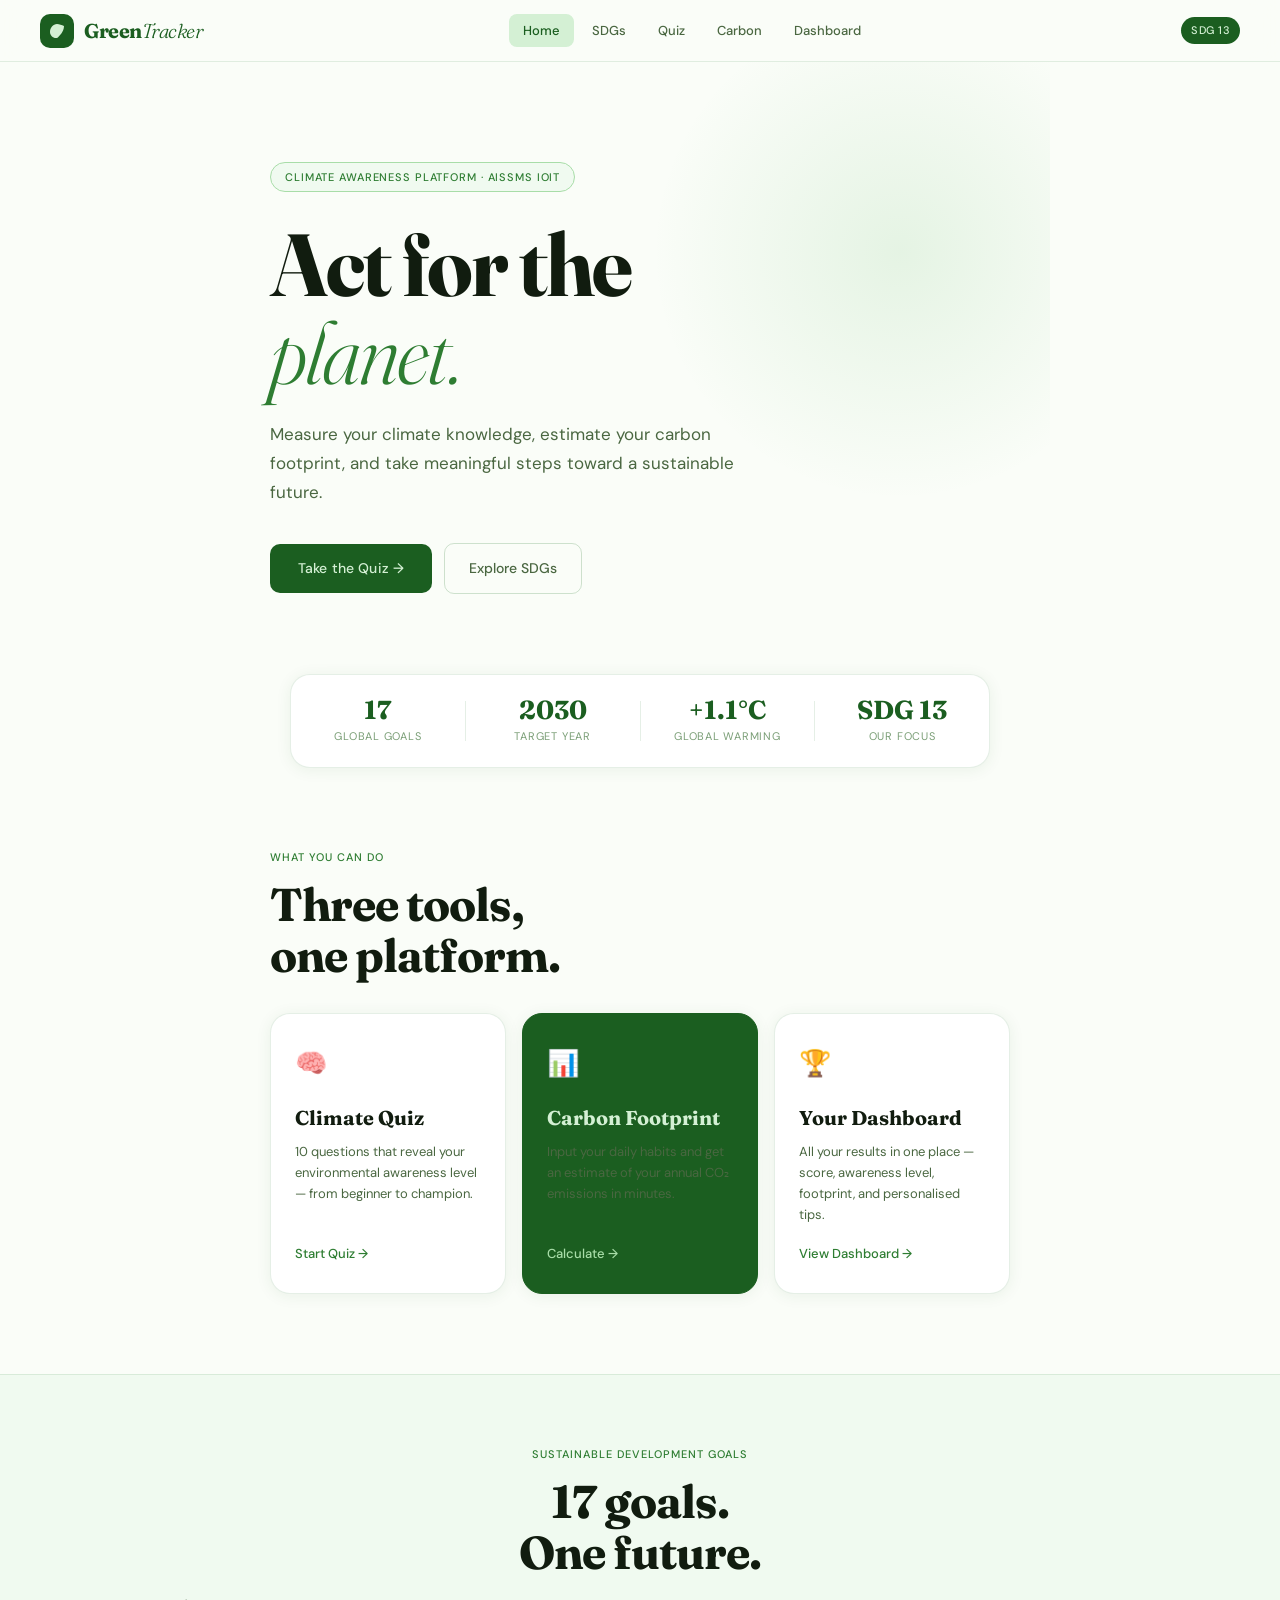
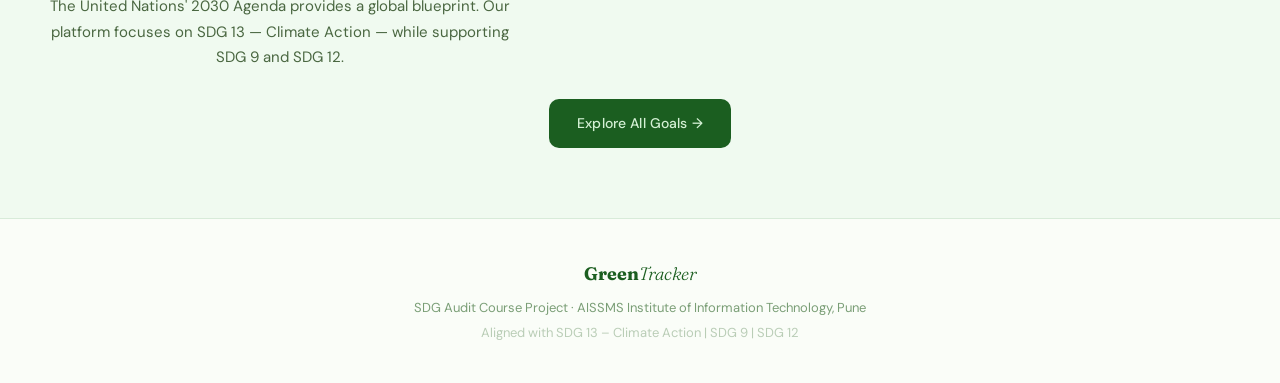
<file: index.html>
<!DOCTYPE html>
<html lang="en">
<head>
  <meta charset="UTF-8" />
  <meta name="viewport" content="width=device-width, initial-scale=1.0" />
  <title>Green Tracker — Climate Awareness Platform</title>
  <link rel="preconnect" href="https://fonts.googleapis.com">
  <link rel="preconnect" href="https://fonts.gstatic.com" crossorigin>
  <link href="https://fonts.googleapis.com/css2?family=Fraunces:ital,opsz,wght@0,9..144,300;0,9..144,500;0,9..144,700;1,9..144,400&family=DM+Sans:wght@300;400;500&display=swap" rel="stylesheet">
  <link rel="stylesheet" href="css/style.css" />
</head>
<body>

  <!-- NAV -->
  <nav class="nav">
    <div class="nav-logo">
      <div class="logo-leaf">
        <svg width="18" height="18" viewBox="0 0 18 18" fill="none">
          <path d="M9 2C5 2 2 6 2 10c0 3.3 2.7 6 6 6 .5 0 1-.1 1.5-.2C10.8 14.6 16 10 16 4c-2.2-.8-4.7-2-7-2z" fill="currentColor"/>
        </svg>
      </div>
      <span class="logo-text">Green<em>Tracker</em></span>
    </div>
    <div class="nav-links">
      <a href="index.html" class="nav-link active">Home</a>
      <a href="pages/sdgs.html" class="nav-link">SDGs</a>
      <a href="pages/quiz.html" class="nav-link">Quiz</a>
      <a href="pages/carbon.html" class="nav-link">Carbon</a>
      <a href="pages/dashboard.html" class="nav-link">Dashboard</a>
    </div>
    <div class="nav-pill">SDG 13</div>
  </nav>

  <!-- HERO -->
  <section class="hero">
    <div class="hero-tag">Climate Awareness Platform · AISSMS IOIT</div>
    <h1 class="hero-title">Act for the<br><em>planet.</em></h1>
    <p class="hero-sub">Measure your climate knowledge, estimate your carbon footprint, and take meaningful steps toward a sustainable future.</p>
    <div class="hero-actions">
      <a href="pages/quiz.html" class="btn-primary">Take the Quiz →</a>
      <a href="pages/sdgs.html" class="btn-ghost">Explore SDGs</a>
    </div>
    <div class="hero-blob"></div>
  </section>

  <!-- STAT STRIP -->
  <div class="stat-strip">
    <div class="stat"><span class="stat-num">17</span><span class="stat-label">Global Goals</span></div>
    <div class="stat-divider"></div>
    <div class="stat"><span class="stat-num">2030</span><span class="stat-label">Target Year</span></div>
    <div class="stat-divider"></div>
    <div class="stat"><span class="stat-num">+1.1°C</span><span class="stat-label">Global Warming</span></div>
    <div class="stat-divider"></div>
    <div class="stat"><span class="stat-num">SDG 13</span><span class="stat-label">Our Focus</span></div>
  </div>

  <!-- FEATURES -->
  <section class="features">
    <div class="section-eyebrow">What you can do</div>
    <h2 class="section-title">Three tools,<br>one platform.</h2>
    <div class="feature-grid">
      <a href="pages/quiz.html" class="feature-card">
        <div class="feature-icon">🧠</div>
        <h3>Climate Quiz</h3>
        <p>10 questions that reveal your environmental awareness level — from beginner to champion.</p>
        <div class="feature-cta">Start Quiz →</div>
      </a>
      <a href="pages/carbon.html" class="feature-card feature-card--accent">
        <div class="feature-icon">📊</div>
        <h3>Carbon Footprint</h3>
        <p>Input your daily habits and get an estimate of your annual CO₂ emissions in minutes.</p>
        <div class="feature-cta">Calculate →</div>
      </a>
      <a href="pages/dashboard.html" class="feature-card">
        <div class="feature-icon">🏆</div>
        <h3>Your Dashboard</h3>
        <p>All your results in one place — score, awareness level, footprint, and personalised tips.</p>
        <div class="feature-cta">View Dashboard →</div>
      </a>
    </div>
  </section>

  <!-- SDG STRIP -->
  <section class="sdg-strip-section">
    <div class="section-eyebrow">Sustainable Development Goals</div>
    <h2 class="section-title">17 goals.<br>One future.</h2>
    <p class="section-desc">The United Nations' 2030 Agenda provides a global blueprint. Our platform focuses on SDG 13 — Climate Action — while supporting SDG 9 and SDG 12.</p>
    <a href="pages/sdgs.html" class="btn-primary">Explore All Goals →</a>
  </section>

  <!-- FOOTER -->
  <footer class="footer">
    <div class="footer-logo">Green<em>Tracker</em></div>
    <p>SDG Audit Course Project · AISSMS Institute of Information Technology, Pune</p>
    <p style="margin-top:4px;opacity:.5">Aligned with SDG 13 – Climate Action | SDG 9 | SDG 12</p>
  </footer>

  <script src="js/nav.js"></script>
</body>
</html>
</file>
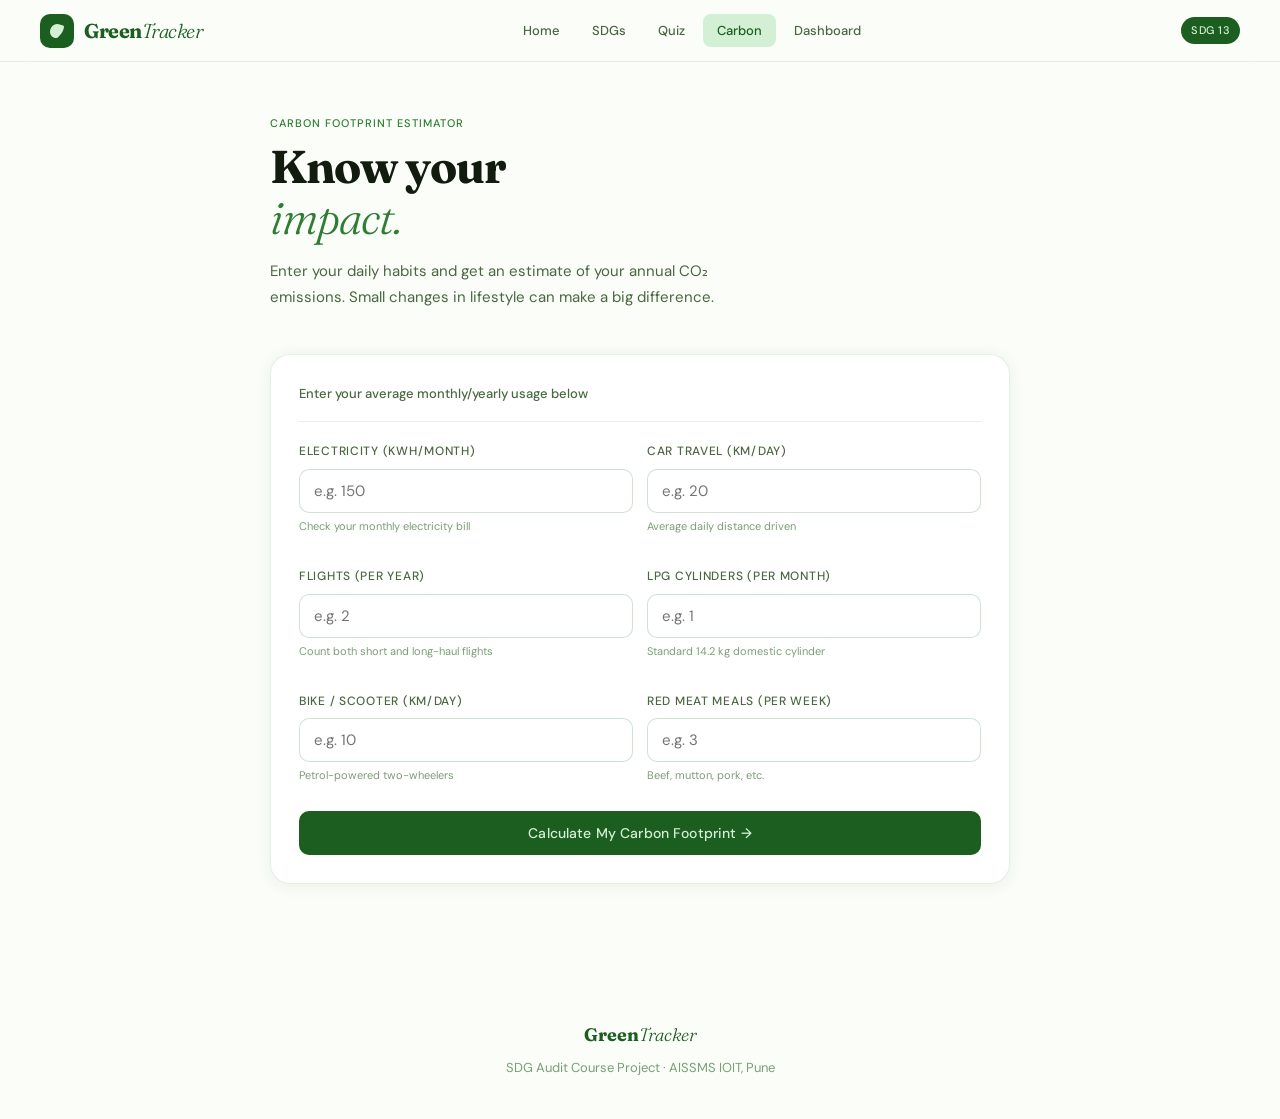
<file: pages/carbon.html>
<!DOCTYPE html>
<html lang="en">
<head>
  <meta charset="UTF-8" />
  <meta name="viewport" content="width=device-width, initial-scale=1.0" />
  <title>Carbon Footprint — Green Tracker</title>
  <link rel="preconnect" href="https://fonts.googleapis.com">
  <link rel="preconnect" href="https://fonts.gstatic.com" crossorigin>
  <link href="https://fonts.googleapis.com/css2?family=Fraunces:ital,opsz,wght@0,9..144,300;0,9..144,500;0,9..144,700;1,9..144,400&family=DM+Sans:wght@300;400;500&display=swap" rel="stylesheet">
  <link rel="stylesheet" href="../css/style.css" />
</head>
<body>
  <nav class="nav">
    <a href="../index.html" class="nav-logo" style="text-decoration:none">
      <div class="logo-leaf">
        <svg width="18" height="18" viewBox="0 0 18 18" fill="none"><path d="M9 2C5 2 2 6 2 10c0 3.3 2.7 6 6 6 .5 0 1-.1 1.5-.2C10.8 14.6 16 10 16 4c-2.2-.8-4.7-2-7-2z" fill="currentColor"/></svg>
      </div>
      <span class="logo-text">Green<em>Tracker</em></span>
    </a>
    <div class="nav-links">
      <a href="../index.html" class="nav-link">Home</a>
      <a href="sdgs.html" class="nav-link">SDGs</a>
      <a href="quiz.html" class="nav-link">Quiz</a>
      <a href="carbon.html" class="nav-link active">Carbon</a>
      <a href="dashboard.html" class="nav-link">Dashboard</a>
    </div>
    <div class="nav-pill">SDG 13</div>
  </nav>

  <div class="page-wrap">
    <div class="page-header fade-up">
      <div class="section-eyebrow">Carbon Footprint Estimator</div>
      <h1 class="section-title">Know your<br><em>impact.</em></h1>
      <p class="section-desc">Enter your daily habits and get an estimate of your annual CO₂ emissions. Small changes in lifestyle can make a big difference.</p>
    </div>

    <div class="card fade-up-2">
      <div style="font-size:13px;font-weight:500;color:var(--text-muted);margin-bottom:20px;padding-bottom:16px;border-bottom:1px solid var(--border)">Enter your average monthly/yearly usage below</div>

      <div class="cf-grid">
        <div class="form-group">
          <label class="form-label">Electricity (kWh/month)</label>
          <input type="number" class="form-input" id="electricity" placeholder="e.g. 150" min="0" step="1">
          <div class="form-hint">Check your monthly electricity bill</div>
        </div>
        <div class="form-group">
          <label class="form-label">Car travel (km/day)</label>
          <input type="number" class="form-input" id="car" placeholder="e.g. 20" min="0" step="1">
          <div class="form-hint">Average daily distance driven</div>
        </div>
        <div class="form-group">
          <label class="form-label">Flights (per year)</label>
          <input type="number" class="form-input" id="flights" placeholder="e.g. 2" min="0" step="1">
          <div class="form-hint">Count both short and long-haul flights</div>
        </div>
        <div class="form-group">
          <label class="form-label">LPG cylinders (per month)</label>
          <input type="number" class="form-input" id="lpg" placeholder="e.g. 1" min="0" step="0.5">
          <div class="form-hint">Standard 14.2 kg domestic cylinder</div>
        </div>
        <div class="form-group">
          <label class="form-label">Bike / scooter (km/day)</label>
          <input type="number" class="form-input" id="bike" placeholder="e.g. 10" min="0" step="1">
          <div class="form-hint">Petrol-powered two-wheelers</div>
        </div>
        <div class="form-group">
          <label class="form-label">Red meat meals (per week)</label>
          <input type="number" class="form-input" id="meat" placeholder="e.g. 3" min="0" step="1">
          <div class="form-hint">Beef, mutton, pork, etc.</div>
        </div>
      </div>

      <button class="btn-primary btn-full" onclick="calculate()" style="margin-top:8px">Calculate My Carbon Footprint →</button>
    </div>

    <div id="result-section" style="display:none">
      <div class="cf-result-card fade-up">
        <div style="font-size:11px;text-transform:uppercase;letter-spacing:.1em;opacity:.6;margin-bottom:8px">Estimated Annual Emissions</div>
        <div class="cf-num" id="total-num">0</div>
        <div class="cf-unit">kg CO₂ per year</div>
        <div class="cf-rating" id="cf-rating"></div>

        <div class="cf-breakdown" id="breakdown"></div>
      </div>

      <div class="card" style="margin-top:16px">
        <div style="font-size:11px;font-weight:500;letter-spacing:.08em;text-transform:uppercase;color:var(--text-light);margin-bottom:14px">How to reduce your footprint</div>
        <ul class="suggestions" id="cf-tips"></ul>
        <div style="margin-top:20px;display:flex;gap:10px">
          <a href="dashboard.html" class="btn-primary">View Dashboard →</a>
          <button class="btn-ghost" onclick="resetForm()">Recalculate</button>
        </div>
      </div>
    </div>
  </div>

  <footer class="footer">
    <div class="footer-logo">Green<em>Tracker</em></div>
    <p>SDG Audit Course Project · AISSMS IOIT, Pune</p>
  </footer>

  <script src="../js/nav.js"></script>
  <script>
  function calculate() {
    const elec   = parseFloat(document.getElementById('electricity').value) || 0;
    const car    = parseFloat(document.getElementById('car').value) || 0;
    const fl     = parseFloat(document.getElementById('flights').value) || 0;
    const lpg    = parseFloat(document.getElementById('lpg').value) || 0;
    const bike   = parseFloat(document.getElementById('bike').value) || 0;
    const meat   = parseFloat(document.getElementById('meat').value) || 0;

    const elecKg  = Math.round(elec * 0.82 * 12);
    const carKg   = Math.round(car * 0.21 * 365);
    const flKg    = Math.round(fl * 255);
    const lpgKg   = Math.round(lpg * 2.98 * 12);
    const bikeKg  = Math.round(bike * 0.09 * 365);
    const meatKg  = Math.round(meat * 3.6 * 52);
    const total   = elecKg + carKg + flKg + lpgKg + bikeKg + meatKg;

    document.getElementById('total-num').textContent = total.toLocaleString('en-IN');

    let rating, ratingColor;
    if (total < 1000) { rating = 'Below average — great work keeping emissions low!'; }
    else if (total < 2500) { rating = 'Around India\'s average. There\'s room to improve.'; }
    else if (total < 5000) { rating = 'Above average. Consider adjusting travel and energy habits.'; }
    else { rating = 'High footprint. Significant lifestyle changes could help a lot.'; }
    document.getElementById('cf-rating').textContent = rating;

    const bkItems = [
      {label:'Electricity', val:elecKg},
      {label:'Car travel', val:carKg},
      {label:'Flights', val:flKg},
      {label:'LPG cooking', val:lpgKg},
      {label:'Two-wheeler', val:bikeKg},
      {label:'Diet (meat)', val:meatKg},
    ];
    const bk = document.getElementById('breakdown');
    bk.innerHTML = bkItems.map(b => `<div class="cf-bk-item"><div class="bk-num">${b.val.toLocaleString('en-IN')}</div>${b.label}</div>`).join('');

    const tips = [];
    if (elecKg > 500) tips.push('Switch to LED lighting and use energy-efficient appliances — electricity is a major source of emissions.');
    if (carKg > 700) tips.push('Consider carpooling, using public transport, or shifting to an EV for your daily commute.');
    if (flKg > 500) tips.push('Avoid unnecessary flights; prefer train travel for domestic routes where possible.');
    if (lpgKg > 300) tips.push('Consider an induction cooktop or solar cooking solutions to reduce LPG use.');
    if (bikeKg > 300) tips.push('Servicing your two-wheeler regularly improves fuel efficiency significantly.');
    if (meatKg > 500) tips.push('Reducing red meat consumption even by 2 meals per week can meaningfully cut your dietary emissions.');
    if (tips.length === 0) tips.push('Your footprint is already low — keep up the great sustainable habits!', 'Share your tips with friends and family to multiply the impact.', 'Consider advocating for renewable energy in your community or workplace.');

    const tipsEl = document.getElementById('cf-tips');
    tipsEl.innerHTML = '';
    tips.forEach(t => { const li = document.createElement('li'); li.textContent = t; tipsEl.appendChild(li); });

    document.getElementById('result-section').style.display = 'block';
    document.getElementById('result-section').scrollIntoView({ behavior: 'smooth', block: 'start' });

    GT.save('carbon', { total, breakdown: bkItems });
  }

  function resetForm() {
    document.getElementById('result-section').style.display = 'none';
    ['electricity','car','flights','lpg','bike','meat'].forEach(id => document.getElementById(id).value = '');
    window.scrollTo({ top: 0, behavior: 'smooth' });
  }
  </script>
</body>
</html>
</file>
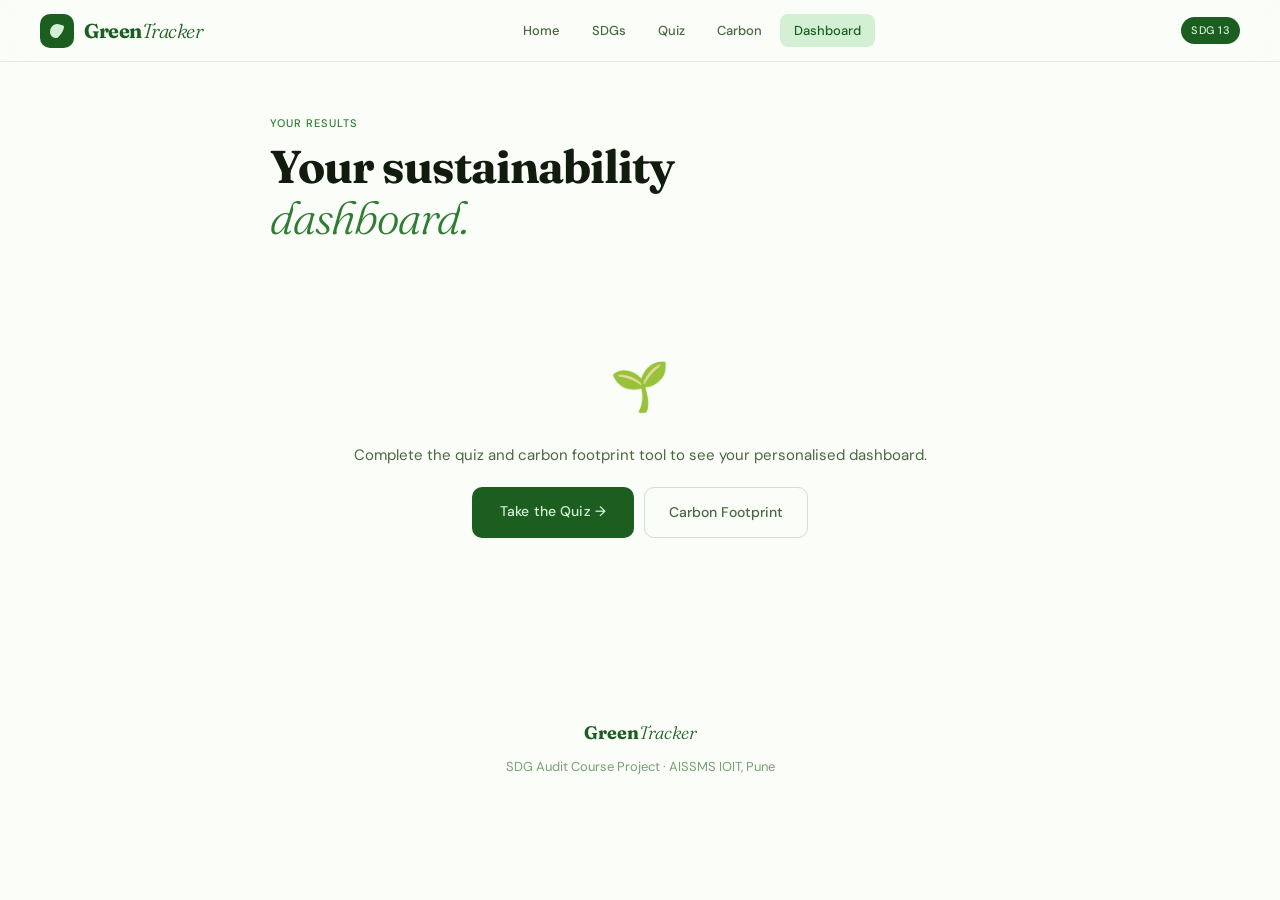
<file: pages/dashboard.html>
<!DOCTYPE html>
<html lang="en">
<head>
  <meta charset="UTF-8" />
  <meta name="viewport" content="width=device-width, initial-scale=1.0" />
  <title>Dashboard — Green Tracker</title>
  <link rel="preconnect" href="https://fonts.googleapis.com">
  <link rel="preconnect" href="https://fonts.gstatic.com" crossorigin>
  <link href="https://fonts.googleapis.com/css2?family=Fraunces:ital,opsz,wght@0,9..144,300;0,9..144,500;0,9..144,700;1,9..144,400&family=DM+Sans:wght@300;400;500&display=swap" rel="stylesheet">
  <link rel="stylesheet" href="../css/style.css" />
</head>
<body>
  <nav class="nav">
    <a href="../index.html" class="nav-logo" style="text-decoration:none">
      <div class="logo-leaf">
        <svg width="18" height="18" viewBox="0 0 18 18" fill="none"><path d="M9 2C5 2 2 6 2 10c0 3.3 2.7 6 6 6 .5 0 1-.1 1.5-.2C10.8 14.6 16 10 16 4c-2.2-.8-4.7-2-7-2z" fill="currentColor"/></svg>
      </div>
      <span class="logo-text">Green<em>Tracker</em></span>
    </a>
    <div class="nav-links">
      <a href="../index.html" class="nav-link">Home</a>
      <a href="sdgs.html" class="nav-link">SDGs</a>
      <a href="quiz.html" class="nav-link">Quiz</a>
      <a href="carbon.html" class="nav-link">Carbon</a>
      <a href="dashboard.html" class="nav-link active">Dashboard</a>
    </div>
    <div class="nav-pill">SDG 13</div>
  </nav>

  <div class="page-wrap">
    <div class="page-header fade-up">
      <div class="section-eyebrow">Your Results</div>
      <h1 class="section-title">Your sustainability<br><em>dashboard.</em></h1>
    </div>

    <!-- EMPTY STATE -->
    <div id="empty-state" class="empty-dash fade-up" style="display:none">
      <div style="font-size:48px;margin-bottom:16px">🌱</div>
      <p>Complete the quiz and carbon footprint tool to see your personalised dashboard.</p>
      <div style="display:flex;gap:10px;justify-content:center;flex-wrap:wrap">
        <a href="quiz.html" class="btn-primary">Take the Quiz →</a>
        <a href="carbon.html" class="btn-ghost">Carbon Footprint</a>
      </div>
    </div>

    <!-- DASHBOARD CONTENT -->
    <div id="dash-content" style="display:none">

      <!-- BADGE -->
      <div class="badge-card fade-up" id="badge-card">
        <div class="badge-icon" id="badge-icon">🌱</div>
        <div>
          <div class="badge-title" id="badge-title">Getting Started</div>
          <div class="badge-desc" id="badge-desc">Complete more modules to level up your sustainability profile.</div>
        </div>
      </div>

      <!-- METRICS -->
      <div class="dash-metrics fade-up-2">
        <div class="dash-metric">
          <div class="dm-label">Quiz Score</div>
          <div class="dm-val" id="dm-score">—</div>
          <div class="dm-sub" id="dm-level">Complete the quiz</div>
        </div>
        <div class="dash-metric">
          <div class="dm-label">Awareness Level</div>
          <div class="dm-val" id="dm-awareness">—</div>
          <div class="dm-sub">Based on quiz performance</div>
        </div>
        <div class="dash-metric">
          <div class="dm-label">Carbon Footprint</div>
          <div class="dm-val" id="dm-carbon">—</div>
          <div class="dm-sub" id="dm-carbon-sub">Estimated annual CO₂</div>
        </div>
        <div class="dash-metric">
          <div class="dm-label">SDG Focus</div>
          <div class="dm-val" style="font-size:18px;color:var(--green-700)">SDG 13</div>
          <div class="dm-sub">Climate Action</div>
        </div>
      </div>

      <!-- CARBON BREAKDOWN -->
      <div class="card fade-up-2" id="breakdown-card" style="display:none">
        <div style="font-size:11px;font-weight:500;letter-spacing:.08em;text-transform:uppercase;color:var(--text-light);margin-bottom:16px">Carbon breakdown by source</div>
        <div id="breakdown-bars"></div>
      </div>

      <!-- SUGGESTIONS -->
      <div class="card fade-up-3" id="suggestions-card" style="display:none">
        <div style="font-size:11px;font-weight:500;letter-spacing:.08em;text-transform:uppercase;color:var(--text-light);margin-bottom:12px">Personalised suggestions for you</div>
        <ul class="suggestions" id="dash-suggestions"></ul>
      </div>

      <!-- SDG ALIGNMENT -->
      <div class="card fade-up-3">
        <div style="font-size:11px;font-weight:500;letter-spacing:.08em;text-transform:uppercase;color:var(--text-light);margin-bottom:14px">SDG Alignment</div>
        <div style="display:flex;gap:10px;flex-wrap:wrap">
          <div style="background:var(--green-50);border:1px solid var(--green-200);border-radius:10px;padding:12px 16px;flex:1;min-width:140px">
            <div style="font-size:10px;color:var(--green-600);font-weight:500;text-transform:uppercase;letter-spacing:.07em;margin-bottom:4px">Primary</div>
            <div style="font-family:'Fraunces',serif;font-size:16px;font-weight:700;color:var(--green-700)">SDG 13</div>
            <div style="font-size:12px;color:var(--text-muted)">Climate Action</div>
          </div>
          <div style="background:var(--green-50);border:1px solid var(--green-200);border-radius:10px;padding:12px 16px;flex:1;min-width:140px">
            <div style="font-size:10px;color:var(--green-600);font-weight:500;text-transform:uppercase;letter-spacing:.07em;margin-bottom:4px">Supporting</div>
            <div style="font-family:'Fraunces',serif;font-size:16px;font-weight:700;color:var(--green-700)">SDG 9</div>
            <div style="font-size:12px;color:var(--text-muted)">Innovation & Infrastructure</div>
          </div>
          <div style="background:var(--green-50);border:1px solid var(--green-200);border-radius:10px;padding:12px 16px;flex:1;min-width:140px">
            <div style="font-size:10px;color:var(--green-600);font-weight:500;text-transform:uppercase;letter-spacing:.07em;margin-bottom:4px">Supporting</div>
            <div style="font-family:'Fraunces',serif;font-size:16px;font-weight:700;color:var(--green-700)">SDG 12</div>
            <div style="font-size:12px;color:var(--text-muted)">Responsible Consumption</div>
          </div>
        </div>
      </div>

      <div style="margin-top:12px;text-align:center">
        <button class="btn-ghost" onclick="clearData()" style="font-size:12px;padding:8px 16px">Reset all data</button>
      </div>
    </div>
  </div>

  <footer class="footer">
    <div class="footer-logo">Green<em>Tracker</em></div>
    <p>SDG Audit Course Project · AISSMS IOIT, Pune</p>
  </footer>

  <script src="../js/nav.js"></script>
  <script>
  const quiz   = GT.load('quiz');
  const carbon = GT.load('carbon');

  if (!quiz && !carbon) {
    document.getElementById('empty-state').style.display = 'block';
  } else {
    document.getElementById('dash-content').style.display = 'block';

    if (quiz) {
      document.getElementById('dm-score').textContent   = quiz.score + ' / 10';
      document.getElementById('dm-awareness').textContent = quiz.level;
      document.getElementById('dm-level').textContent   = 'Quiz completed';

      // Badge
      let icon, title, desc;
      if (quiz.score >= 9)      { icon = '🏆'; title = 'Climate Champion'; desc = 'You are among the most informed — keep leading the way!'; }
      else if (quiz.score >= 7) { icon = '🌍'; title = 'Eco Advocate'; desc = 'Strong awareness. Share your knowledge to create bigger impact.'; }
      else if (quiz.score >= 5) { icon = '🌱'; title = 'Eco Learner'; desc = 'You have a good foundation. Keep going to reach champion level!'; }
      else                      { icon = '🌿'; title = 'Getting Started'; desc = 'Every journey starts somewhere. Keep learning about climate action!'; }

      document.getElementById('badge-icon').textContent = icon;
      document.getElementById('badge-title').textContent = title;
      document.getElementById('badge-desc').textContent = desc;

      if (quiz.suggestions) {
        document.getElementById('suggestions-card').style.display = 'block';
        const sl = document.getElementById('dash-suggestions');
        quiz.suggestions.forEach(s => { const li = document.createElement('li'); li.textContent = s; sl.appendChild(li); });
      }
    }

    if (carbon) {
      document.getElementById('dm-carbon').textContent = carbon.total.toLocaleString('en-IN') + ' kg';
      document.getElementById('dm-carbon-sub').textContent = 'CO₂ per year (estimated)';

      if (carbon.breakdown && carbon.breakdown.length) {
        document.getElementById('breakdown-card').style.display = 'block';
        const max = Math.max(...carbon.breakdown.map(b => b.val), 1);
        const bb = document.getElementById('breakdown-bars');
        bb.innerHTML = carbon.breakdown.map(b => {
          const pct = Math.round((b.val / max) * 100);
          return `<div style="margin-bottom:12px">
            <div style="display:flex;justify-content:space-between;font-size:12px;margin-bottom:5px">
              <span style="color:var(--text-muted)">${b.label}</span>
              <span style="font-weight:500">${b.val.toLocaleString('en-IN')} kg</span>
            </div>
            <div style="height:7px;background:var(--green-100);border-radius:4px;overflow:hidden">
              <div style="height:100%;width:${pct}%;background:var(--green-600);border-radius:4px;transition:width .6s ease"></div>
            </div>
          </div>`;
        }).join('');
      }
    }
  }

  function clearData() {
    if (confirm('Clear all saved results?')) {
      ['quiz','carbon'].forEach(k => { try { localStorage.removeItem('gt_'+k); } catch(e){} });
      location.reload();
    }
  }
  </script>
</body>
</html>
</file>
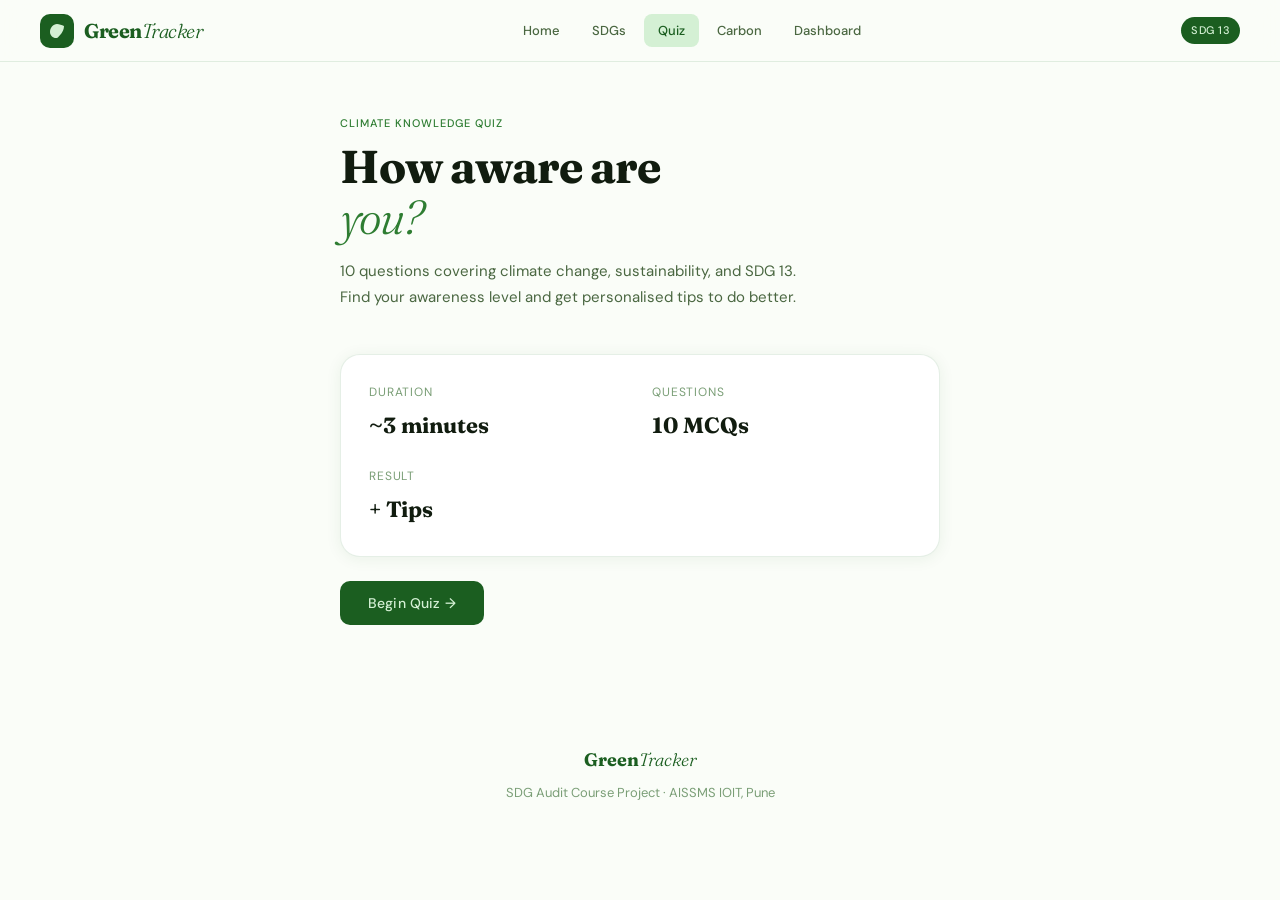
<file: pages/quiz.html>
<!DOCTYPE html>
<html lang="en">
<head>
  <meta charset="UTF-8" />
  <meta name="viewport" content="width=device-width, initial-scale=1.0" />
  <title>Quiz — Green Tracker</title>
  <link rel="preconnect" href="https://fonts.googleapis.com">
  <link rel="preconnect" href="https://fonts.gstatic.com" crossorigin>
  <link href="https://fonts.googleapis.com/css2?family=Fraunces:ital,opsz,wght@0,9..144,300;0,9..144,500;0,9..144,700;1,9..144,400&family=DM+Sans:wght@300;400;500&display=swap" rel="stylesheet">
  <link rel="stylesheet" href="../css/style.css" />
</head>
<body>
  <nav class="nav">
    <a href="../index.html" class="nav-logo" style="text-decoration:none">
      <div class="logo-leaf">
        <svg width="18" height="18" viewBox="0 0 18 18" fill="none"><path d="M9 2C5 2 2 6 2 10c0 3.3 2.7 6 6 6 .5 0 1-.1 1.5-.2C10.8 14.6 16 10 16 4c-2.2-.8-4.7-2-7-2z" fill="currentColor"/></svg>
      </div>
      <span class="logo-text">Green<em>Tracker</em></span>
    </a>
    <div class="nav-links">
      <a href="../index.html" class="nav-link">Home</a>
      <a href="sdgs.html" class="nav-link">SDGs</a>
      <a href="quiz.html" class="nav-link active">Quiz</a>
      <a href="carbon.html" class="nav-link">Carbon</a>
      <a href="dashboard.html" class="nav-link">Dashboard</a>
    </div>
    <div class="nav-pill">SDG 13</div>
  </nav>

  <div class="page-wrap">
    <div class="quiz-wrapper">

      <!-- START -->
      <div id="quiz-start" class="fade-up">
        <div class="page-header">
          <div class="section-eyebrow">Climate Knowledge Quiz</div>
          <h1 class="section-title">How aware are<br><em>you?</em></h1>
          <p class="section-desc">10 questions covering climate change, sustainability, and SDG 13. Find your awareness level and get personalised tips to do better.</p>
        </div>
        <div class="card" style="display:flex;gap:24px;align-items:center;flex-wrap:wrap">
          <div style="flex:1;min-width:180px">
            <div style="font-size:12px;color:var(--text-light);text-transform:uppercase;letter-spacing:.07em;margin-bottom:4px">Duration</div>
            <div style="font-family:'Fraunces',serif;font-size:22px;font-weight:700">~3 minutes</div>
          </div>
          <div style="flex:1;min-width:180px">
            <div style="font-size:12px;color:var(--text-light);text-transform:uppercase;letter-spacing:.07em;margin-bottom:4px">Questions</div>
            <div style="font-family:'Fraunces',serif;font-size:22px;font-weight:700">10 MCQs</div>
          </div>
          <div style="flex:1;min-width:180px">
            <div style="font-size:12px;color:var(--text-light);text-transform:uppercase;letter-spacing:.07em;margin-bottom:4px">Result</div>
            <div style="font-family:'Fraunces',serif;font-size:22px;font-weight:700">+ Tips</div>
          </div>
        </div>
        <div style="margin-top:24px">
          <button class="btn-primary" onclick="startQuiz()">Begin Quiz →</button>
        </div>
      </div>

      <!-- RUNNING -->
      <div id="quiz-running" style="display:none">
        <div class="quiz-meta">
          <span id="q-counter">Question 1 of 10</span>
          <span id="q-score-live">Score: 0</span>
        </div>
        <div class="progress-bar"><div class="progress-fill" id="progress-fill" style="width:10%"></div></div>
        <div class="card">
          <div class="question-text" id="question-text"></div>
          <div class="options" id="options-container"></div>
          <div class="q-nav">
            <span class="q-feedback" id="q-feedback"></span>
            <button class="btn-primary" id="next-btn" onclick="nextQuestion()" style="display:none">Next →</button>
          </div>
        </div>
      </div>

      <!-- RESULT -->
      <div id="quiz-result" style="display:none">
        <div class="card result-wrap">
          <div class="score-ring">
            <span class="big" id="res-score"></span>
            <span class="small">out of 10</span>
          </div>
          <div class="awareness-chip" id="awareness-chip"></div>
          <p class="result-msg" id="result-msg"></p>
          <div style="text-align:left">
            <div style="font-size:11px;font-weight:500;letter-spacing:.08em;text-transform:uppercase;color:var(--text-light);margin-bottom:10px">Your personalised suggestions</div>
            <ul class="suggestions" id="suggestion-list"></ul>
          </div>
          <div class="result-actions">
            <button class="btn-primary" onclick="startQuiz()">Retake</button>
            <a href="dashboard.html" class="btn-ghost">View Dashboard →</a>
          </div>
        </div>
      </div>

    </div>
  </div>

  <footer class="footer">
    <div class="footer-logo">Green<em>Tracker</em></div>
    <p>SDG Audit Course Project · AISSMS IOIT, Pune</p>
  </footer>

  <script src="../js/nav.js"></script>
  <script>
  const questions = [
    {q:"What is the primary focus of SDG 13?", opts:["Clean water for all","Urgent climate action","Zero hunger","Gender equality"], ans:1},
    {q:"Which gas is the leading contributor to the greenhouse effect?", opts:["Oxygen","Nitrogen","Carbon dioxide","Hydrogen"], ans:2},
    {q:"What does the term 'carbon footprint' describe?", opts:["Area of deforested land","Total CO₂ emissions from activities","Amount of plastic in oceans","Land degradation index"], ans:1},
    {q:"Which of these is a renewable energy source?", opts:["Coal","Natural gas","Solar power","Petroleum"], ans:2},
    {q:"What does the Paris Agreement primarily aim to achieve?", opts:["Increase global oil reserves","Limit global temperature rise","Promote nuclear energy","Reduce ocean plastic"], ans:1},
    {q:"Which sector contributes the most to global CO₂ emissions?", opts:["Agriculture","Energy production","Tourism","Fashion industry"], ans:1},
    {q:"Which practice best helps reduce personal carbon emissions?", opts:["Using more single-use plastic","Burning fossil fuels at home","Using public transport","Clearing forests"], ans:2},
    {q:"What is deforestation's main impact on climate?", opts:["It cools the atmosphere","It increases CO₂ in the atmosphere","It reduces rainfall","It helps biodiversity"], ans:1},
    {q:"What is the goal of carbon sequestration?", opts:["Release CO₂ into the air","Capture and store carbon dioxide","Convert methane to energy","Reduce ocean acidification"], ans:1},
    {q:"How can individuals reduce their carbon footprint most effectively?", opts:["Buy more consumer products","Increase meat consumption","Use energy-efficient appliances","Travel by air frequently"], ans:2},
  ];

  const suggestions = {
    low: [
      "Start learning from reliable sources like NASA Climate or IPCC reports.",
      "Switch to reusable bags, bottles, and containers to cut plastic waste.",
      "Walk or cycle for short distances instead of using motorised transport.",
      "Have at least one plant-based meal per day to lower food-related emissions.",
      "Turn off appliances at the plug — standby mode still consumes energy."
    ],
    moderate: [
      "Install LED bulbs throughout your home — they use 75% less energy.",
      "Opt for public transport or carpool for your daily commute.",
      "Practice the 3 Rs: Reduce, Reuse, Recycle in your household.",
      "Support local and seasonal produce to cut food supply chain emissions.",
      "Track your utility bills monthly to identify energy waste patterns."
    ],
    high: [
      "Advocate for renewable energy adoption in your workplace or community.",
      "Mentor peers and family about climate science and sustainability.",
      "Consider rooftop solar panels or switch to a green energy tariff.",
      "Engage with local government on climate and sustainability policy.",
      "Measure and report your organisation's annual carbon footprint."
    ]
  };

  let cur = 0, score = 0, answered = false;

  function startQuiz() {
    cur = 0; score = 0; answered = false;
    document.getElementById('quiz-start').style.display = 'none';
    document.getElementById('quiz-running').style.display = 'block';
    document.getElementById('quiz-result').style.display = 'none';
    render();
  }

  function render() {
    const q = questions[cur];
    document.getElementById('q-counter').textContent = `Question ${cur+1} of ${questions.length}`;
    document.getElementById('q-score-live').textContent = `Score: ${score}`;
    document.getElementById('progress-fill').style.width = `${((cur+1)/questions.length)*100}%`;
    document.getElementById('question-text').textContent = q.q;
    document.getElementById('q-feedback').textContent = '';
    document.getElementById('q-feedback').className = 'q-feedback';
    document.getElementById('next-btn').style.display = 'none';
    answered = false;
    const oc = document.getElementById('options-container');
    oc.innerHTML = '';
    q.opts.forEach((opt, i) => {
      const b = document.createElement('button');
      b.className = 'option';
      b.textContent = opt;
      b.onclick = () => pick(i, b);
      oc.appendChild(b);
    });
  }

  function pick(idx, btn) {
    if (answered) return;
    answered = true;
    const correct = questions[cur].ans;
    document.querySelectorAll('.option').forEach((o,i) => {
      o.disabled = true;
      if (i === correct) o.classList.add('correct');
    });
    const fb = document.getElementById('q-feedback');
    if (idx === correct) {
      score++;
      fb.textContent = '✓ Correct!';
      fb.className = 'q-feedback correct';
    } else {
      btn.classList.add('wrong');
      fb.textContent = '✗ Incorrect';
      fb.className = 'q-feedback wrong';
    }
    document.getElementById('q-score-live').textContent = `Score: ${score}`;
    document.getElementById('next-btn').style.display = 'block';
  }

  function nextQuestion() {
    cur++;
    if (cur < questions.length) render();
    else showResult();
  }

  function showResult() {
    document.getElementById('quiz-running').style.display = 'none';
    document.getElementById('quiz-result').style.display = 'block';
    document.getElementById('res-score').textContent = score;

    let level, chipClass, msg, sKey;
    if (score <= 4) {
      level = 'Low Awareness'; chipClass = 'chip-low'; sKey = 'low';
      msg = 'Keep learning! There\'s a lot to discover about climate change and sustainable living. Every step counts.';
    } else if (score <= 7) {
      level = 'Moderate Awareness'; chipClass = 'chip-moderate'; sKey = 'moderate';
      msg = 'Good effort! You have a solid foundation. A few more steps and you\'ll be a true climate champion.';
    } else {
      level = 'High Awareness'; chipClass = 'chip-high'; sKey = 'high';
      msg = 'Excellent! You are well-informed about climate issues. Share your knowledge and inspire the people around you.';
    }

    const chip = document.getElementById('awareness-chip');
    chip.textContent = level;
    chip.className = 'awareness-chip ' + chipClass;
    document.getElementById('result-msg').textContent = msg;

    const sl = document.getElementById('suggestion-list');
    sl.innerHTML = '';
    suggestions[sKey].forEach(s => {
      const li = document.createElement('li'); li.textContent = s; sl.appendChild(li);
    });

    // Save to localStorage for dashboard
    GT.save('quiz', { score, level, sKey, suggestions: suggestions[sKey] });
  }
  </script>
</body>
</html>
</file>
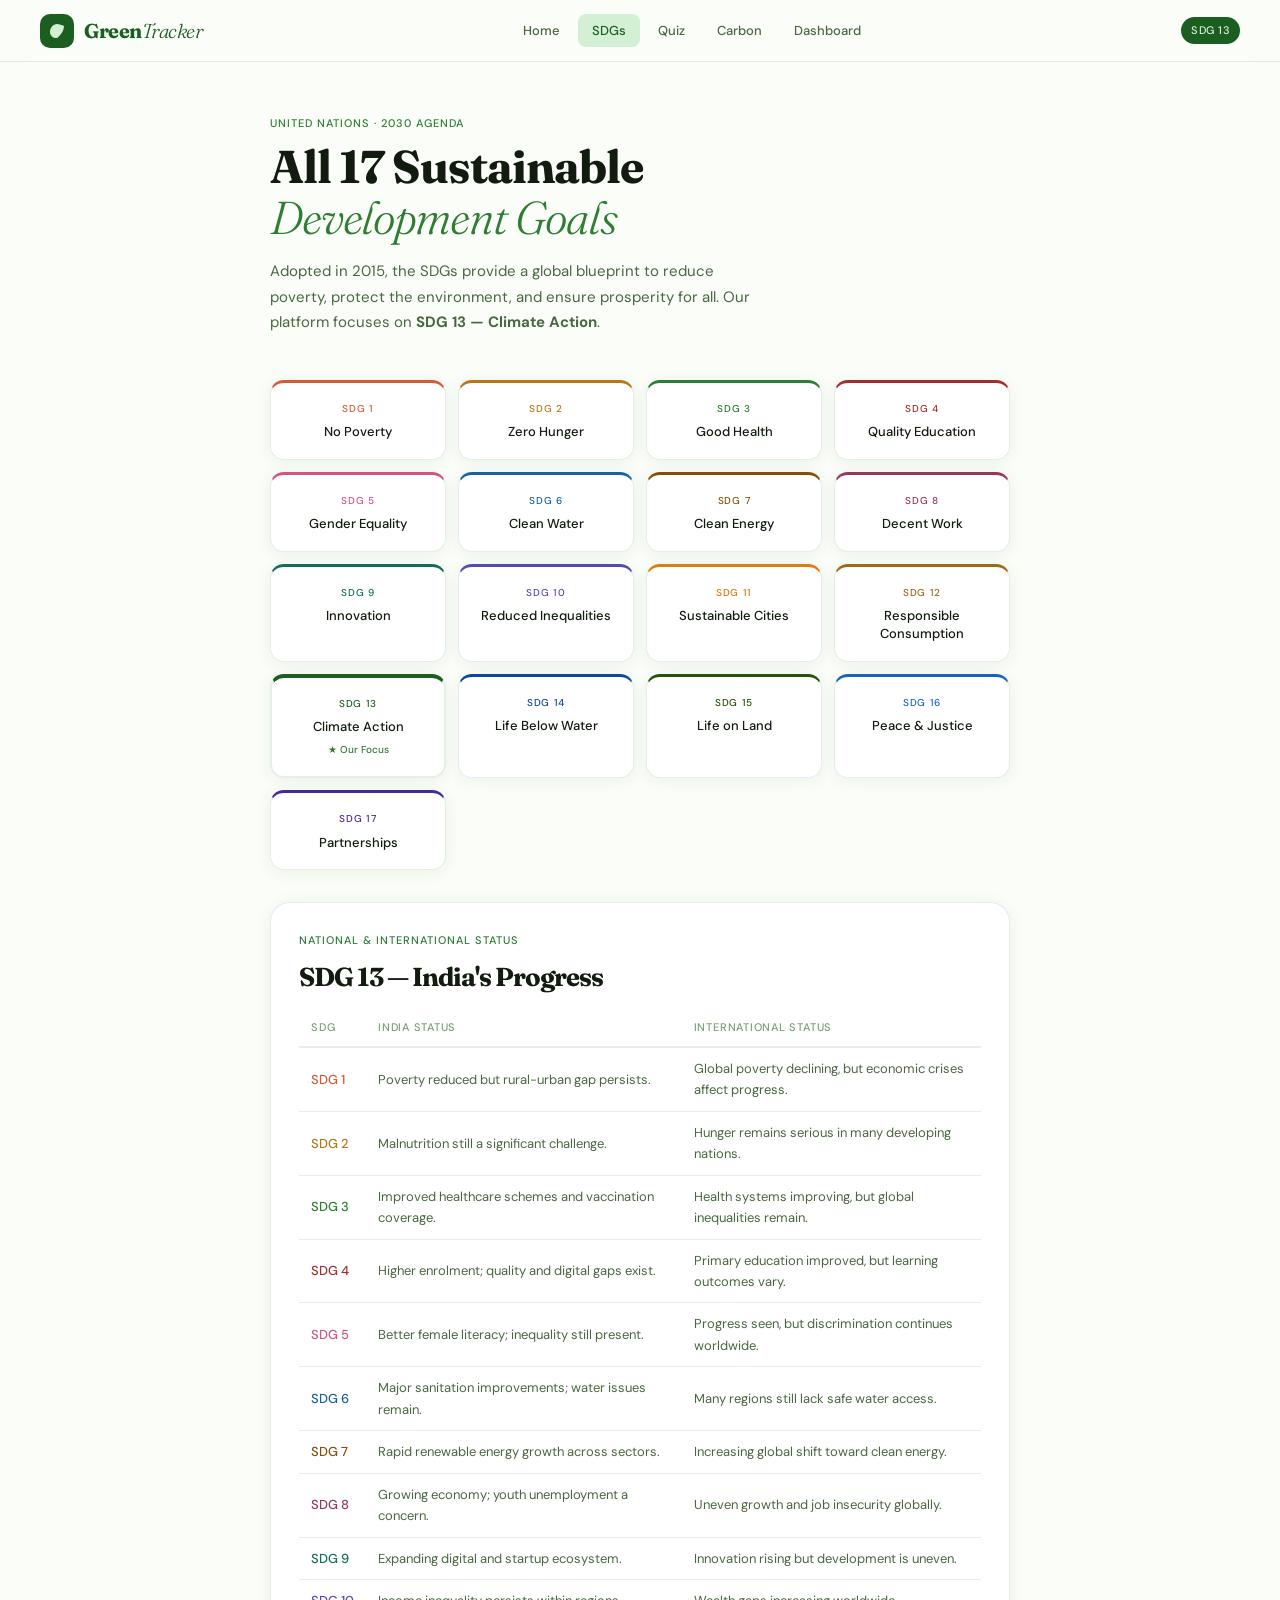
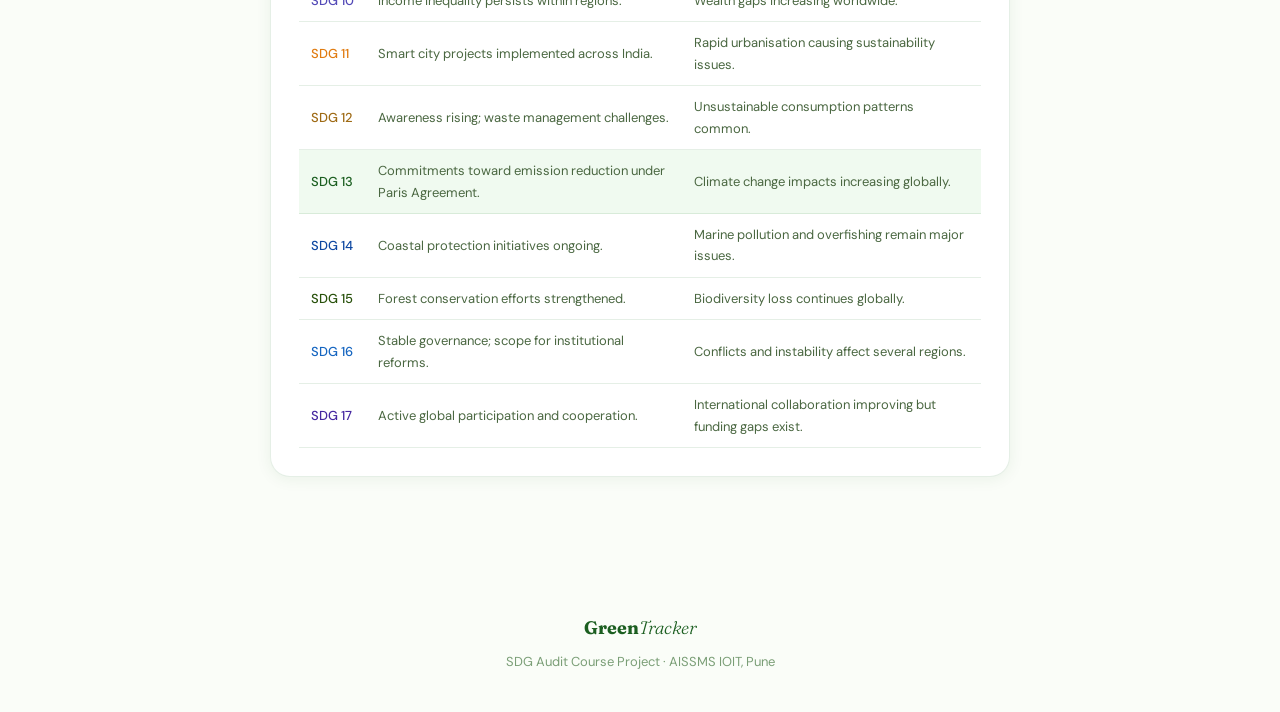
<file: pages/sdgs.html>
<!DOCTYPE html>
<html lang="en">
<head>
  <meta charset="UTF-8" />
  <meta name="viewport" content="width=device-width, initial-scale=1.0" />
  <title>SDGs — Green Tracker</title>
  <link rel="preconnect" href="https://fonts.googleapis.com">
  <link rel="preconnect" href="https://fonts.gstatic.com" crossorigin>
  <link href="https://fonts.googleapis.com/css2?family=Fraunces:ital,opsz,wght@0,9..144,300;0,9..144,500;0,9..144,700;1,9..144,400&family=DM+Sans:wght@300;400;500&display=swap" rel="stylesheet">
  <link rel="stylesheet" href="../css/style.css" />
</head>
<body>
  <nav class="nav">
    <a href="../index.html" class="nav-logo" style="text-decoration:none">
      <div class="logo-leaf">
        <svg width="18" height="18" viewBox="0 0 18 18" fill="none"><path d="M9 2C5 2 2 6 2 10c0 3.3 2.7 6 6 6 .5 0 1-.1 1.5-.2C10.8 14.6 16 10 16 4c-2.2-.8-4.7-2-7-2z" fill="currentColor"/></svg>
      </div>
      <span class="logo-text">Green<em>Tracker</em></span>
    </a>
    <div class="nav-links">
      <a href="../index.html" class="nav-link">Home</a>
      <a href="sdgs.html" class="nav-link active">SDGs</a>
      <a href="quiz.html" class="nav-link">Quiz</a>
      <a href="carbon.html" class="nav-link">Carbon</a>
      <a href="dashboard.html" class="nav-link">Dashboard</a>
    </div>
    <div class="nav-pill">SDG 13</div>
  </nav>

  <div class="page-wrap">
    <div class="page-header fade-up">
      <div class="section-eyebrow">United Nations · 2030 Agenda</div>
      <h1 class="section-title">All 17 Sustainable<br><em>Development Goals</em></h1>
      <p class="section-desc">Adopted in 2015, the SDGs provide a global blueprint to reduce poverty, protect the environment, and ensure prosperity for all. Our platform focuses on <strong>SDG 13 — Climate Action</strong>.</p>
    </div>

    <div class="sdg-grid fade-up-2" id="sdg-grid"></div>

    <div class="card fade-up-3" style="margin-top:32px">
      <div class="section-eyebrow">National &amp; International Status</div>
      <h2 class="section-title" style="font-size:26px">SDG 13 — India's Progress</h2>
      <table class="sdg-table" id="status-table"></table>
    </div>
  </div>

  <footer class="footer">
    <div class="footer-logo">Green<em>Tracker</em></div>
    <p>SDG Audit Course Project · AISSMS IOIT, Pune</p>
  </footer>

  <script src="../js/nav.js"></script>
  <script>
  const sdgData = [
    {num:"SDG 1", name:"No Poverty", color:"#D85A30", nat:"Poverty reduced but rural-urban gap persists.", intl:"Global poverty declining, but economic crises affect progress."},
    {num:"SDG 2", name:"Zero Hunger", color:"#BA7517", nat:"Malnutrition still a significant challenge.", intl:"Hunger remains serious in many developing nations."},
    {num:"SDG 3", name:"Good Health", color:"#2e7d32", nat:"Improved healthcare schemes and vaccination coverage.", intl:"Health systems improving, but global inequalities remain."},
    {num:"SDG 4", name:"Quality Education", color:"#A32D2D", nat:"Higher enrolment; quality and digital gaps exist.", intl:"Primary education improved, but learning outcomes vary."},
    {num:"SDG 5", name:"Gender Equality", color:"#D4537E", nat:"Better female literacy; inequality still present.", intl:"Progress seen, but discrimination continues worldwide."},
    {num:"SDG 6", name:"Clean Water", color:"#185FA5", nat:"Major sanitation improvements; water issues remain.", intl:"Many regions still lack safe water access."},
    {num:"SDG 7", name:"Clean Energy", color:"#854F0B", nat:"Rapid renewable energy growth across sectors.", intl:"Increasing global shift toward clean energy."},
    {num:"SDG 8", name:"Decent Work", color:"#993556", nat:"Growing economy; youth unemployment a concern.", intl:"Uneven growth and job insecurity globally."},
    {num:"SDG 9", name:"Innovation", color:"#0F6E56", nat:"Expanding digital and startup ecosystem.", intl:"Innovation rising but development is uneven."},
    {num:"SDG 10", name:"Reduced Inequalities", color:"#534AB7", nat:"Income inequality persists within regions.", intl:"Wealth gaps increasing worldwide."},
    {num:"SDG 11", name:"Sustainable Cities", color:"#E07B10", nat:"Smart city projects implemented across India.", intl:"Rapid urbanisation causing sustainability issues."},
    {num:"SDG 12", name:"Responsible Consumption", color:"#9E6A14", nat:"Awareness rising; waste management challenges.", intl:"Unsustainable consumption patterns common."},
    {num:"SDG 13", name:"Climate Action", color:"#1b5e20", nat:"Commitments toward emission reduction under Paris Agreement.", intl:"Climate change impacts increasing globally.", focus:true},
    {num:"SDG 14", name:"Life Below Water", color:"#0d47a1", nat:"Coastal protection initiatives ongoing.", intl:"Marine pollution and overfishing remain major issues."},
    {num:"SDG 15", name:"Life on Land", color:"#27500A", nat:"Forest conservation efforts strengthened.", intl:"Biodiversity loss continues globally."},
    {num:"SDG 16", name:"Peace & Justice", color:"#1565C0", nat:"Stable governance; scope for institutional reforms.", intl:"Conflicts and instability affect several regions."},
    {num:"SDG 17", name:"Partnerships", color:"#4527A0", nat:"Active global participation and cooperation.", intl:"International collaboration improving but funding gaps exist."},
  ];

  const grid = document.getElementById('sdg-grid');
  sdgData.forEach(s => {
    const c = document.createElement('div');
    c.className = 'sdg-card' + (s.focus ? ' highlight' : '');
    c.style.borderTopColor = s.color;
    c.style.borderTopWidth = s.focus ? '4px' : '3px';
    c.style.borderTopStyle = 'solid';
    c.innerHTML = `<div class="sdg-num" style="color:${s.color}">${s.num}</div><div class="sdg-name">${s.name}</div>${s.focus ? '<div style="font-size:10px;margin-top:6px;color:#2e7d32;font-weight:500">★ Our Focus</div>' : ''}`;
    grid.appendChild(c);
  });

  const table = document.getElementById('status-table');
  table.style.cssText = 'width:100%;border-collapse:collapse;font-size:13px';
  const hdr = `<thead><tr style="border-bottom:2px solid var(--border)"><th style="text-align:left;padding:10px 12px;color:var(--text-light);font-weight:500;font-size:11px;text-transform:uppercase;letter-spacing:.07em">SDG</th><th style="text-align:left;padding:10px 12px;color:var(--text-light);font-weight:500;font-size:11px;text-transform:uppercase;letter-spacing:.07em">India Status</th><th style="text-align:left;padding:10px 12px;color:var(--text-light);font-weight:500;font-size:11px;text-transform:uppercase;letter-spacing:.07em">International Status</th></tr></thead>`;
  let rows = '<tbody>';
  sdgData.forEach((s,i) => {
    rows += `<tr style="border-bottom:1px solid var(--border);background:${s.focus?'var(--green-50)':''}">
      <td style="padding:10px 12px;font-weight:500;color:${s.color};white-space:nowrap">${s.num}</td>
      <td style="padding:10px 12px;color:var(--text-muted)">${s.nat}</td>
      <td style="padding:10px 12px;color:var(--text-muted)">${s.intl}</td>
    </tr>`;
  });
  rows += '</tbody>';
  table.innerHTML = hdr + rows;
  </script>

  <style>
  .sdg-table { width:100%;border-collapse:collapse; }
  </style>
</body>
</html>
</file>
<file: css/style.css>
/* === RESET & BASE === */
*, *::before, *::after { box-sizing: border-box; margin: 0; padding: 0; }

:root {
  --green-50: #f0faf0;
  --green-100: #d4f0d4;
  --green-200: #a8dda8;
  --green-400: #4caf50;
  --green-600: #2e7d32;
  --green-700: #1b5e20;
  --green-800: #133d16;
  --amber-400: #f59e0b;
  --amber-100: #fef3c7;
  --red-400: #ef4444;
  --red-100: #fee2e2;
  --bg: #fafdf8;
  --bg-card: #ffffff;
  --text: #111c0f;
  --text-muted: #4a6741;
  --text-light: #7a9e76;
  --border: rgba(46,125,50,0.12);
  --border-mid: rgba(46,125,50,0.22);
  --radius: 14px;
  --radius-lg: 20px;
  --shadow: 0 2px 16px rgba(30,80,30,0.07);
  --shadow-lg: 0 8px 40px rgba(30,80,30,0.12);
}

html { scroll-behavior: smooth; }

body {
  font-family: 'DM Sans', sans-serif;
  background: var(--bg);
  color: var(--text);
  min-height: 100vh;
  font-size: 15px;
  line-height: 1.65;
}

/* === NAV === */
.nav {
  position: sticky;
  top: 0;
  z-index: 200;
  display: flex;
  align-items: center;
  justify-content: space-between;
  padding: 0 40px;
  height: 62px;
  background: rgba(250,253,248,0.88);
  backdrop-filter: blur(14px);
  -webkit-backdrop-filter: blur(14px);
  border-bottom: 1px solid var(--border);
}

.nav-logo {
  display: flex;
  align-items: center;
  gap: 10px;
  text-decoration: none;
  color: var(--text);
}
.logo-leaf {
  width: 34px; height: 34px;
  background: var(--green-700);
  border-radius: 10px;
  display: flex; align-items: center; justify-content: center;
  color: var(--green-100);
}
.logo-text {
  font-family: 'Fraunces', serif;
  font-size: 20px;
  font-weight: 700;
  letter-spacing: -0.5px;
  color: var(--green-700);
}
.logo-text em { font-style: italic; font-weight: 300; }

.nav-links { display: flex; gap: 4px; }
.nav-link {
  padding: 6px 14px;
  font-size: 13px;
  font-weight: 500;
  color: var(--text-muted);
  text-decoration: none;
  border-radius: 8px;
  transition: all .15s;
}
.nav-link:hover { background: var(--green-50); color: var(--green-700); }
.nav-link.active { background: var(--green-100); color: var(--green-700); }

.nav-pill {
  font-size: 11px;
  font-weight: 500;
  background: var(--green-700);
  color: var(--green-100);
  padding: 4px 10px;
  border-radius: 20px;
  letter-spacing: .04em;
}

/* === HERO === */
.hero {
  position: relative;
  max-width: 820px;
  margin: 0 auto;
  padding: 100px 40px 80px;
  overflow: hidden;
}

.hero-blob {
  position: absolute;
  top: -60px; right: -100px;
  width: 500px; height: 500px;
  background: radial-gradient(ellipse, rgba(76,175,80,0.12) 0%, transparent 70%);
  pointer-events: none;
  z-index: 0;
}

.hero-tag {
  display: inline-block;
  font-size: 11px;
  font-weight: 500;
  letter-spacing: .08em;
  text-transform: uppercase;
  color: var(--green-600);
  background: var(--green-50);
  border: 1px solid var(--green-200);
  padding: 5px 14px;
  border-radius: 20px;
  margin-bottom: 28px;
  position: relative; z-index: 1;
}

.hero-title {
  font-family: 'Fraunces', serif;
  font-size: clamp(52px, 8vw, 88px);
  font-weight: 700;
  line-height: 1.0;
  letter-spacing: -2px;
  color: var(--text);
  margin-bottom: 24px;
  position: relative; z-index: 1;
}
.hero-title em { font-style: italic; color: var(--green-600); font-weight: 300; }

.hero-sub {
  font-size: 17px;
  color: var(--text-muted);
  max-width: 480px;
  margin-bottom: 36px;
  line-height: 1.7;
  position: relative; z-index: 1;
}

.hero-actions {
  display: flex; gap: 12px; align-items: center;
  position: relative; z-index: 1;
}

/* === BUTTONS === */
.btn-primary {
  display: inline-block;
  background: var(--green-700);
  color: var(--green-100);
  padding: 13px 28px;
  font-family: 'DM Sans', sans-serif;
  font-size: 14px;
  font-weight: 500;
  border-radius: 10px;
  text-decoration: none;
  border: none;
  cursor: pointer;
  transition: all .18s;
  letter-spacing: .01em;
}
.btn-primary:hover { background: var(--green-800); transform: translateY(-1px); box-shadow: 0 4px 20px rgba(30,80,30,0.2); }
.btn-primary:active { transform: translateY(0); }

.btn-ghost {
  display: inline-block;
  background: transparent;
  color: var(--text-muted);
  padding: 13px 24px;
  font-family: 'DM Sans', sans-serif;
  font-size: 14px;
  font-weight: 500;
  border-radius: 10px;
  text-decoration: none;
  border: 1px solid var(--border-mid);
  cursor: pointer;
  transition: all .18s;
}
.btn-ghost:hover { background: var(--green-50); border-color: var(--green-200); color: var(--green-700); }

.btn-full { width: 100%; text-align: center; display: block; }

/* === STAT STRIP === */
.stat-strip {
  display: flex;
  align-items: center;
  justify-content: center;
  gap: 0;
  max-width: 700px;
  margin: 0 auto 80px;
  background: var(--bg-card);
  border: 1px solid var(--border);
  border-radius: var(--radius-lg);
  box-shadow: var(--shadow);
  overflow: hidden;
}
.stat {
  flex: 1;
  display: flex;
  flex-direction: column;
  align-items: center;
  padding: 22px 16px;
}
.stat-num {
  font-family: 'Fraunces', serif;
  font-size: 26px;
  font-weight: 700;
  color: var(--green-700);
  line-height: 1;
  margin-bottom: 4px;
}
.stat-label { font-size: 11px; color: var(--text-light); text-transform: uppercase; letter-spacing: .07em; }
.stat-divider { width: 1px; height: 40px; background: var(--border); flex-shrink: 0; }

/* === SECTIONS === */
.section-eyebrow {
  font-size: 11px;
  font-weight: 500;
  letter-spacing: .09em;
  text-transform: uppercase;
  color: var(--green-600);
  margin-bottom: 14px;
}
.section-title {
  font-family: 'Fraunces', serif;
  font-size: clamp(30px, 5vw, 46px);
  font-weight: 700;
  line-height: 1.1;
  letter-spacing: -1px;
  margin-bottom: 16px;
}
.section-title em { font-style: italic; font-weight: 300; color: var(--green-600); }
.section-desc { color: var(--text-muted); max-width: 480px; line-height: 1.7; margin-bottom: 28px; }

/* === FEATURES === */
.features {
  max-width: 820px;
  margin: 0 auto 80px;
  padding: 0 40px;
}
.feature-grid {
  display: grid;
  grid-template-columns: repeat(3, 1fr);
  gap: 16px;
  margin-top: 32px;
}
.feature-card {
  background: var(--bg-card);
  border: 1px solid var(--border);
  border-radius: var(--radius-lg);
  padding: 28px 24px;
  text-decoration: none;
  color: var(--text);
  transition: all .2s;
  display: flex;
  flex-direction: column;
  box-shadow: var(--shadow);
}
.feature-card:hover { transform: translateY(-3px); box-shadow: var(--shadow-lg); border-color: var(--green-200); }
.feature-card--accent {
  background: var(--green-700);
  border-color: var(--green-700);
  color: var(--green-100);
}
.feature-card--accent .feature-cta { color: var(--green-200); }
.feature-card--accent p { color: rgba(212,240,212,0.8); }
.feature-icon { font-size: 26px; margin-bottom: 16px; }
.feature-card h3 { font-family: 'Fraunces', serif; font-size: 20px; font-weight: 700; margin-bottom: 8px; }
.feature-card p { font-size: 13px; color: var(--text-muted); line-height: 1.6; flex: 1; }
.feature-cta { font-size: 13px; font-weight: 500; color: var(--green-600); margin-top: 18px; }

/* === SDG STRIP SECTION === */
.sdg-strip-section {
  background: var(--green-50);
  border-top: 1px solid var(--border);
  border-bottom: 1px solid var(--border);
  padding: 70px 40px;
  text-align: center;
}

/* === FOOTER === */
.footer {
  text-align: center;
  padding: 40px;
  font-size: 13px;
  color: var(--text-light);
}
.footer-logo {
  font-family: 'Fraunces', serif;
  font-size: 18px;
  font-weight: 700;
  color: var(--green-700);
  margin-bottom: 8px;
}
.footer-logo em { font-style: italic; font-weight: 300; }

/* === INNER PAGE LAYOUT === */
.page-wrap {
  max-width: 820px;
  margin: 0 auto;
  padding: 52px 40px 80px;
}
.page-header { margin-bottom: 44px; }
.page-header .section-eyebrow { margin-bottom: 10px; }

/* === CARDS === */
.card {
  background: var(--bg-card);
  border: 1px solid var(--border);
  border-radius: var(--radius-lg);
  box-shadow: var(--shadow);
  padding: 28px;
  margin-bottom: 16px;
}

/* === SDG GRID === */
.sdg-grid {
  display: grid;
  grid-template-columns: repeat(auto-fill, minmax(160px,1fr));
  gap: 12px;
}
.sdg-card {
  background: var(--bg-card);
  border: 1px solid var(--border);
  border-radius: var(--radius);
  padding: 18px 14px;
  text-align: center;
  transition: all .18s;
  cursor: default;
  box-shadow: var(--shadow);
}
.sdg-card:hover { transform: translateY(-2px); box-shadow: var(--shadow-lg); }
.sdg-card .sdg-num {
  font-size: 10px;
  font-weight: 500;
  letter-spacing: .07em;
  text-transform: uppercase;
  margin-bottom: 6px;
}
.sdg-card .sdg-name { font-size: 13px; font-weight: 500; line-height: 1.35; }
.sdg-card.highlight { border-width: 2px; }

/* === QUIZ === */
.quiz-wrapper { max-width: 600px; margin: 0 auto; }
.quiz-meta {
  display: flex;
  justify-content: space-between;
  align-items: center;
  font-size: 12px;
  color: var(--text-muted);
  margin-bottom: 10px;
}
.progress-bar {
  height: 4px;
  background: var(--green-100);
  border-radius: 4px;
  margin-bottom: 32px;
  overflow: hidden;
}
.progress-fill {
  height: 100%;
  background: var(--green-600);
  border-radius: 4px;
  transition: width .35s ease;
}
.question-text {
  font-family: 'Fraunces', serif;
  font-size: 22px;
  font-weight: 500;
  line-height: 1.35;
  margin-bottom: 24px;
}
.options { display: flex; flex-direction: column; gap: 10px; }
.option {
  background: none;
  border: 1px solid var(--border-mid);
  border-radius: var(--radius);
  padding: 14px 18px;
  font-family: 'DM Sans', sans-serif;
  font-size: 14px;
  color: var(--text);
  cursor: pointer;
  text-align: left;
  transition: all .15s;
  width: 100%;
}
.option:hover { background: var(--green-50); border-color: var(--green-300,#81c784); }
.option.selected { border-color: var(--green-600); background: var(--green-50); }
.option.correct { border-color: var(--green-600); background: var(--green-100); color: var(--green-800); font-weight: 500; }
.option.wrong { border-color: #ef4444; background: var(--red-100); color: #7f1d1d; }
.option:disabled { cursor: default; }

.q-nav {
  display: flex;
  justify-content: space-between;
  align-items: center;
  margin-top: 24px;
}
.q-feedback { font-size: 13px; font-weight: 500; }
.q-feedback.correct { color: var(--green-600); }
.q-feedback.wrong { color: #ef4444; }

/* === RESULT === */
.result-wrap { text-align: center; padding: 20px 0; }
.score-ring {
  width: 110px; height: 110px;
  border-radius: 50%;
  background: var(--green-50);
  border: 3px solid var(--green-200);
  display: flex; flex-direction: column;
  align-items: center; justify-content: center;
  margin: 0 auto 20px;
}
.score-ring .big { font-family: 'Fraunces', serif; font-size: 36px; font-weight: 700; color: var(--green-700); line-height: 1; }
.score-ring .small { font-size: 12px; color: var(--text-light); }
.awareness-chip {
  display: inline-block;
  padding: 6px 18px;
  border-radius: 20px;
  font-size: 13px;
  font-weight: 500;
  margin-bottom: 14px;
}
.chip-low { background: var(--red-100); color: #991b1b; }
.chip-moderate { background: var(--amber-100); color: #92400e; }
.chip-high { background: var(--green-100); color: var(--green-800); }

.result-msg { font-size: 15px; color: var(--text-muted); max-width: 420px; margin: 0 auto 28px; }
.suggestions { list-style: none; text-align: left; margin-top: 8px; }
.suggestions li {
  display: flex; gap: 10px;
  align-items: flex-start;
  padding: 11px 0;
  border-bottom: 1px solid var(--border);
  font-size: 13px;
  color: var(--text-muted);
  line-height: 1.55;
}
.suggestions li:last-child { border-bottom: none; }
.suggestions li::before {
  content: '';
  display: block;
  width: 6px; height: 6px;
  border-radius: 50%;
  background: var(--green-500, #4caf50);
  flex-shrink: 0;
  margin-top: 6px;
}
.result-actions { display: flex; gap: 10px; justify-content: center; margin-top: 24px; }

/* === CARBON === */
.cf-grid { display: grid; grid-template-columns: 1fr 1fr; gap: 14px; }
.form-group { margin-bottom: 18px; }
.form-label {
  display: block;
  font-size: 12px;
  font-weight: 500;
  color: var(--text-muted);
  text-transform: uppercase;
  letter-spacing: .06em;
  margin-bottom: 7px;
}
.form-input {
  width: 100%;
  border: 1px solid var(--border-mid);
  border-radius: 10px;
  padding: 11px 14px;
  font-family: 'DM Sans', sans-serif;
  font-size: 15px;
  color: var(--text);
  background: var(--bg-card);
  transition: border-color .15s;
  outline: none;
}
.form-input:focus { border-color: var(--green-600); box-shadow: 0 0 0 3px rgba(46,125,50,0.1); }
.form-hint { font-size: 11px; color: var(--text-light); margin-top: 4px; }

.cf-result-card {
  background: var(--green-700);
  border-radius: var(--radius-lg);
  padding: 32px;
  text-align: center;
  color: var(--green-100);
  margin-top: 20px;
}
.cf-result-card .cf-num {
  font-family: 'Fraunces', serif;
  font-size: 56px;
  font-weight: 700;
  line-height: 1;
  margin-bottom: 4px;
}
.cf-result-card .cf-unit { font-size: 14px; opacity: .7; margin-bottom: 12px; }
.cf-rating { font-size: 14px; opacity: .85; }
.cf-breakdown {
  display: grid;
  grid-template-columns: repeat(4,1fr);
  gap: 10px;
  margin-top: 16px;
}
.cf-bk-item {
  background: rgba(255,255,255,0.08);
  border-radius: 10px;
  padding: 10px 8px;
  font-size: 11px;
  color: rgba(212,240,212,0.85);
}
.cf-bk-item .bk-num { font-size: 16px; font-weight: 700; color: var(--green-100); margin-bottom: 2px; }

/* === DASHBOARD === */
.dash-metrics {
  display: grid;
  grid-template-columns: repeat(2,1fr);
  gap: 12px;
  margin-bottom: 20px;
}
.dash-metric {
  background: var(--bg-card);
  border: 1px solid var(--border);
  border-radius: var(--radius);
  padding: 18px 20px;
  box-shadow: var(--shadow);
}
.dash-metric .dm-label { font-size: 11px; text-transform: uppercase; letter-spacing: .07em; color: var(--text-light); margin-bottom: 8px; }
.dash-metric .dm-val { font-family: 'Fraunces', serif; font-size: 26px; font-weight: 700; color: var(--green-700); line-height: 1; }
.dash-metric .dm-sub { font-size: 12px; color: var(--text-muted); margin-top: 4px; }

.badge-card {
  background: linear-gradient(135deg, var(--green-700), var(--green-800));
  border-radius: var(--radius-lg);
  padding: 24px 28px;
  color: var(--green-100);
  display: flex;
  align-items: center;
  gap: 20px;
  margin-bottom: 16px;
}
.badge-icon { font-size: 42px; }
.badge-title { font-family: 'Fraunces', serif; font-size: 22px; font-weight: 700; margin-bottom: 4px; }
.badge-desc { font-size: 13px; opacity: .75; }

.empty-dash {
  text-align: center;
  padding: 60px 20px;
  color: var(--text-muted);
}
.empty-dash p { margin-bottom: 20px; font-size: 15px; }

/* === RESPONSIVE === */
@media (max-width: 640px) {
  .nav { padding: 0 16px; }
  .nav-links { display: none; }
  .hero { padding: 60px 20px 50px; }
  .features { padding: 0 20px; }
  .feature-grid { grid-template-columns: 1fr; }
  .page-wrap { padding: 32px 20px 60px; }
  .cf-grid { grid-template-columns: 1fr; }
  .cf-breakdown { grid-template-columns: repeat(2,1fr); }
  .dash-metrics { grid-template-columns: 1fr; }
  .stat-strip { margin: 0 16px 60px; }
}

/* === ANIMATIONS === */
@keyframes fadeUp {
  from { opacity: 0; transform: translateY(18px); }
  to { opacity: 1; transform: translateY(0); }
}
.fade-up { animation: fadeUp .45s ease both; }
.fade-up-2 { animation: fadeUp .45s .1s ease both; }
.fade-up-3 { animation: fadeUp .45s .2s ease both; }
</file>
